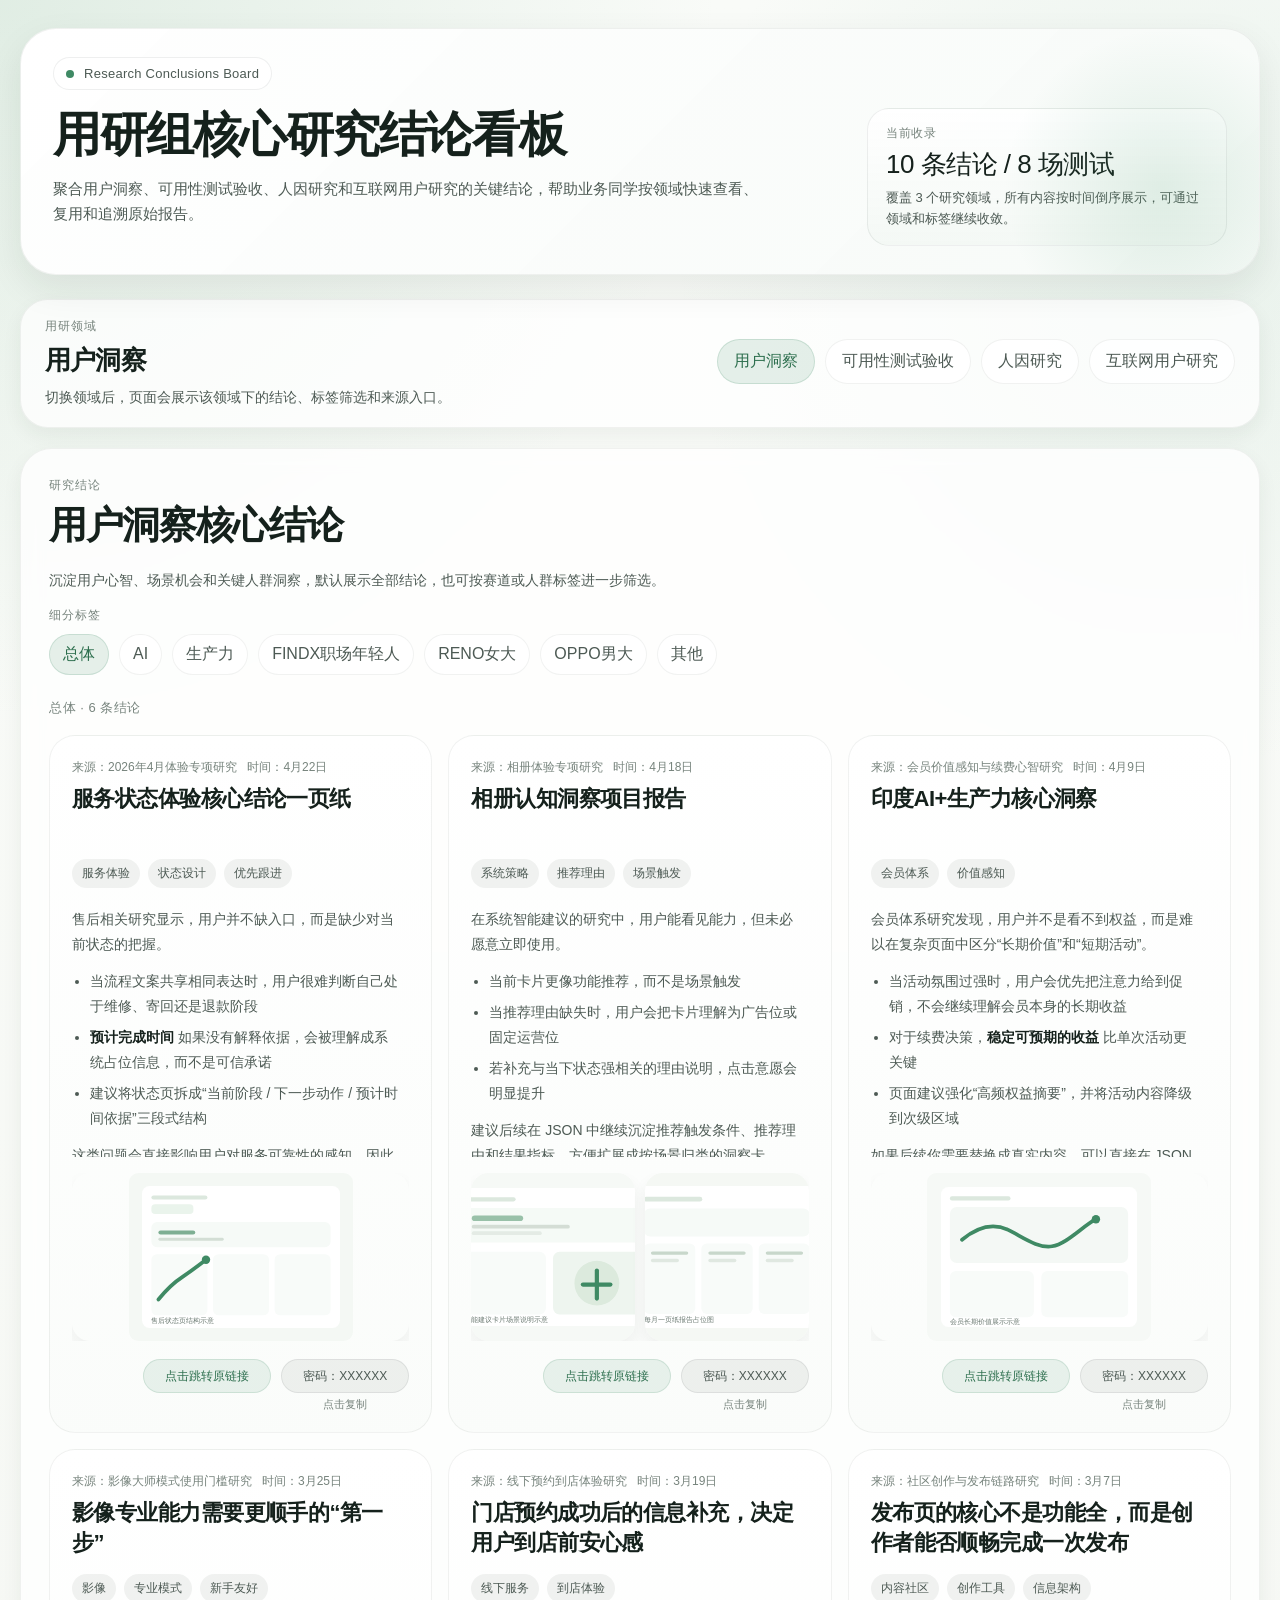
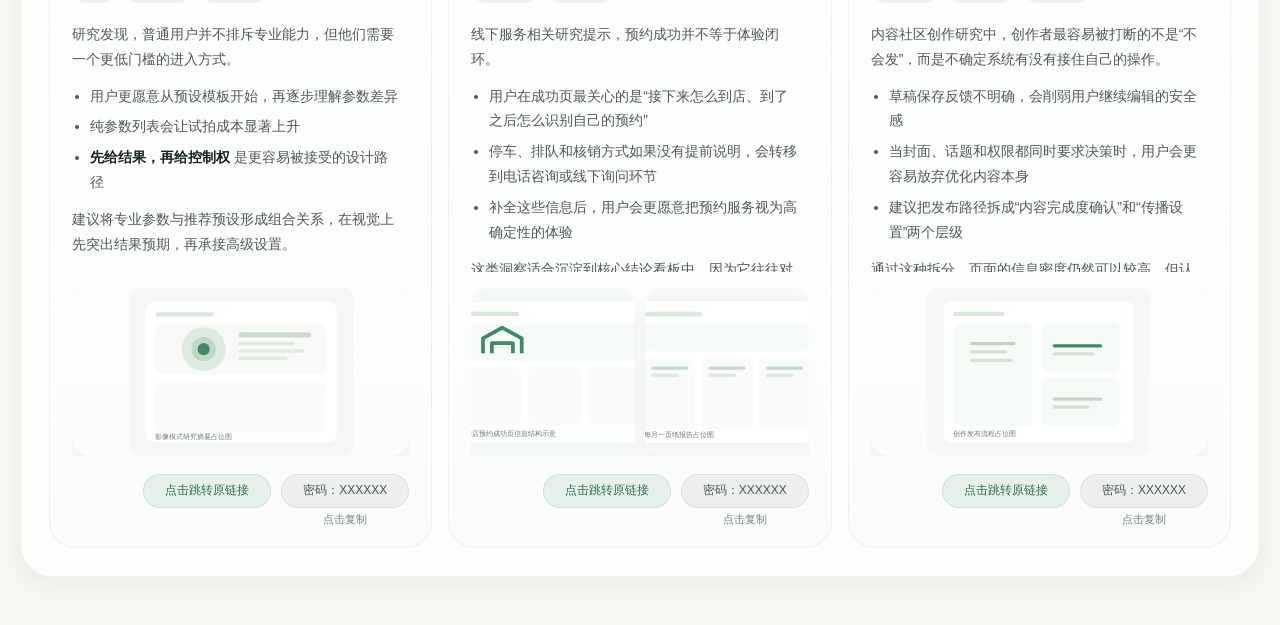
<file: index.html>
<!doctype html>
<html lang="zh-CN">
  <head>
    <meta charset="UTF-8" />
    <meta name="viewport" content="width=device-width, initial-scale=1.0" />
    <meta
      name="description"
      content="用研组核心研究结论看板，按研究领域展示用户洞察、可用性测试验收、人因研究和互联网用户研究。"
    />
    <title>用研组核心研究结论看板</title>
    <link rel="stylesheet" href="./styles/tokens.css" />
    <link rel="stylesheet" href="./styles/main.css" />
  </head>
  <body>
    <div id="app" class="app-loading-shell">
      <div class="loading-card">
        <span class="loading-dot"></span>
        <p>正在读取本地看板数据...</p>
      </div>
    </div>
    <script type="module" src="./src/main.js"></script>
  </body>
</html>
</file>
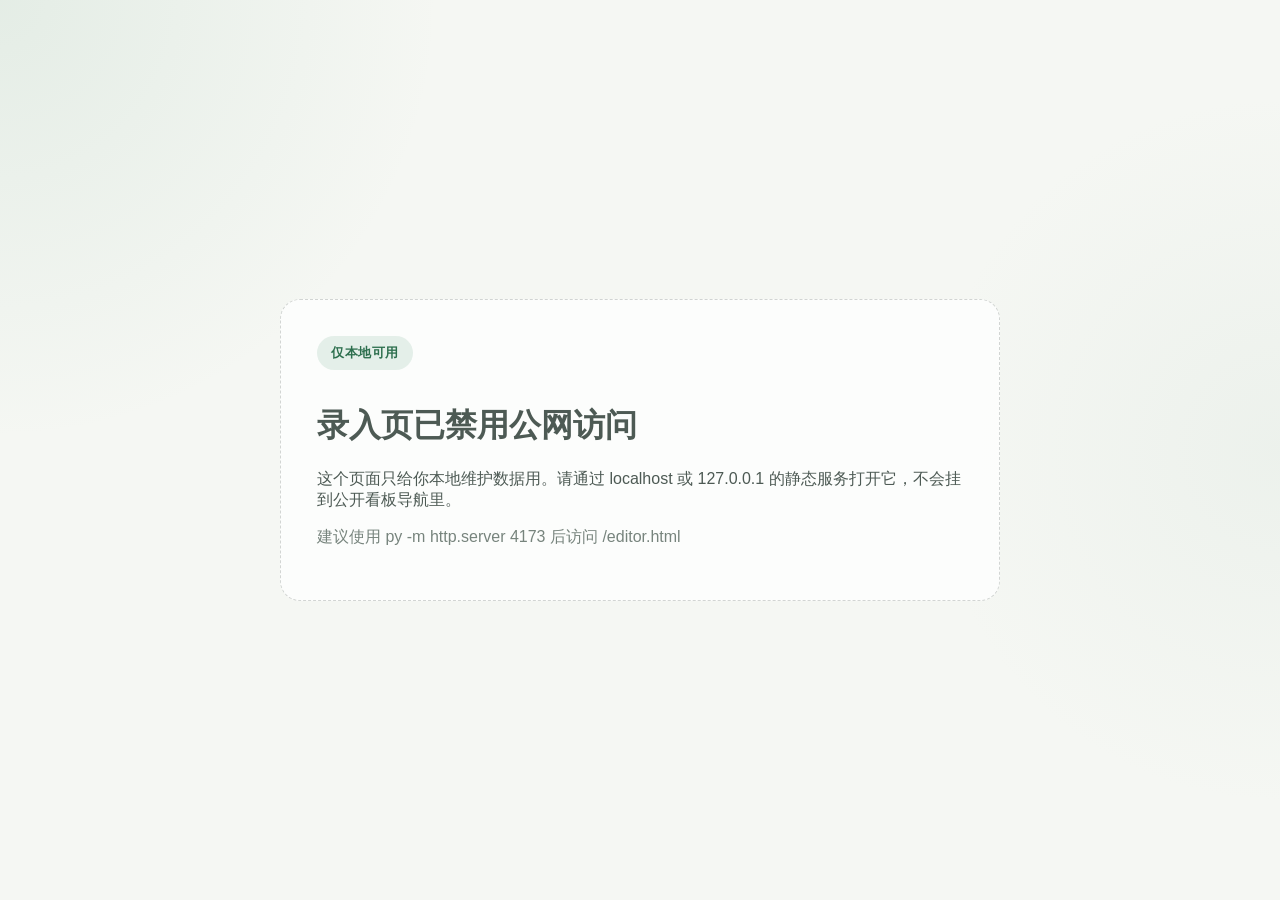
<file: editor.html>
<!DOCTYPE html>
<html lang="zh-CN">
  <head>
    <meta charset="UTF-8" />
    <meta name="viewport" content="width=device-width, initial-scale=1.0" />
    <title>核心研究结论看板录入页</title>
    <link rel="stylesheet" href="./styles/tokens.css" />
    <link rel="stylesheet" href="./styles/editor.css" />
  </head>
  <body>
    <div id="app" class="editor-loading">正在加载录入页…</div>
    <script type="module" src="./src/editor.js"></script>
  </body>
</html>
</file>
<file: styles/tokens.css>
:root {
  --bg: #f5f7f3;
  --bg-strong: #eef3ed;
  --surface: rgba(255, 255, 255, 0.9);
  --surface-strong: #ffffff;
  --surface-muted: #f8faf8;
  --surface-line: rgba(18, 34, 28, 0.08);
  --text-primary: #15211c;
  --text-secondary: #4d5a54;
  --text-tertiary: #77847d;
  --accent: #3f8a64;
  --accent-soft: rgba(63, 138, 100, 0.12);
  --accent-strong: #2d6f4e;
  --warning: #a86c31;
  --shadow-soft: 0 14px 36px rgba(24, 36, 31, 0.08);
  --shadow-card: 0 8px 20px rgba(28, 43, 36, 0.06);
  --radius-xl: 28px;
  --radius-lg: 20px;
  --radius-md: 16px;
  --radius-sm: 12px;
  --font-sans: "Avenir Next", "PingFang SC", "Microsoft YaHei UI", "Noto Sans SC",
    sans-serif;
}
</file>
<file: styles/main.css>
*,
*::before,
*::after {
  box-sizing: border-box;
}

html,
body {
  margin: 0;
  min-height: 100%;
}

body {
  font-family: var(--font-sans);
  color: var(--text-primary);
  background:
    radial-gradient(circle at top left, rgba(112, 174, 136, 0.18), transparent 28%),
    radial-gradient(circle at 92% 12%, rgba(134, 188, 162, 0.14), transparent 22%),
    linear-gradient(180deg, #f9fbf8 0%, var(--bg) 100%);
}

button,
a,
input,
select {
  font: inherit;
}

img {
  display: block;
  max-width: 100%;
}

a {
  color: inherit;
  text-decoration: none;
}

.app-loading-shell,
.app-error-shell {
  min-height: 100vh;
  display: grid;
  place-items: center;
  padding: 32px;
}

.loading-card,
.error-card {
  width: min(480px, 100%);
  padding: 32px;
  border-radius: var(--radius-xl);
  background: var(--surface);
  border: 1px solid var(--surface-line);
  box-shadow: var(--shadow-soft);
  text-align: center;
  color: var(--text-secondary);
}

.loading-dot {
  width: 12px;
  height: 12px;
  display: inline-block;
  border-radius: 999px;
  background: var(--accent);
  box-shadow: 0 0 0 10px var(--accent-soft);
  margin-bottom: 18px;
}

.page-shell {
  width: min(1440px, calc(100vw - 40px));
  margin: 0 auto;
  padding: 28px 0 48px;
}

.hero-card {
  position: relative;
  overflow: hidden;
  padding: 28px 32px;
  border-radius: 36px;
  background:
    linear-gradient(135deg, rgba(255, 255, 255, 0.92), rgba(246, 250, 247, 0.94)),
    rgba(255, 255, 255, 0.8);
  border: 1px solid rgba(22, 33, 28, 0.06);
  box-shadow: var(--shadow-soft);
  margin-bottom: 24px;
}

.hero-card::after {
  content: "";
  position: absolute;
  inset: auto -6% -34% auto;
  width: 340px;
  height: 340px;
  border-radius: 50%;
  background: radial-gradient(circle, rgba(87, 163, 121, 0.16), transparent 66%);
  pointer-events: none;
}

.hero-topline {
  display: inline-flex;
  align-items: center;
  gap: 10px;
  padding: 8px 12px;
  border-radius: 999px;
  background: rgba(255, 255, 255, 0.72);
  border: 1px solid rgba(22, 33, 28, 0.07);
  color: var(--text-secondary);
  font-size: 13px;
  letter-spacing: 0.02em;
}

.hero-dot {
  width: 8px;
  height: 8px;
  border-radius: 999px;
  background: var(--accent);
}

.hero-body {
  display: grid;
  grid-template-columns: minmax(0, 1.25fr) minmax(280px, 0.75fr);
  gap: 28px;
  align-items: start;
  margin-top: 18px;
}

.hero-main-copy {
  align-self: start;
  display: grid;
  align-content: start;
  gap: 14px;
}

.hero-title {
  margin: 0;
  font-size: clamp(32px, 4vw, 48px);
  line-height: 1.12;
  letter-spacing: -0.03em;
}

.hero-description {
  margin: 0;
  max-width: 720px;
  color: var(--text-secondary);
  line-height: 1.7;
  font-size: 15px;
}

.hero-meta-panel {
  display: grid;
  gap: 12px;
  justify-self: end;
  width: min(100%, 360px);
}

.hero-meta-box {
  padding: 16px 18px;
  border-radius: 22px;
  background: linear-gradient(180deg, rgba(255, 255, 255, 0.86), rgba(243, 248, 244, 0.92));
  border: 1px solid rgba(22, 33, 28, 0.07);
}

.hero-meta-label {
  margin: 0 0 8px;
  font-size: 12px;
  color: var(--text-tertiary);
  letter-spacing: 0.06em;
  text-transform: uppercase;
}

.hero-meta-value {
  margin: 0;
  font-size: 26px;
  line-height: 1.15;
  letter-spacing: -0.02em;
}

.hero-meta-copy {
  margin: 8px 0 0;
  font-size: 13px;
  color: var(--text-secondary);
  line-height: 1.6;
}

.board-layout {
  display: grid;
  grid-template-columns: 1fr;
  gap: 20px;
  align-items: start;
}

.panel {
  border-radius: 32px;
  background: rgba(255, 255, 255, 0.78);
  border: 1px solid rgba(22, 33, 28, 0.06);
  box-shadow: var(--shadow-card);
  backdrop-filter: blur(10px);
}

.domain-nav-card {
  display: flex;
  justify-content: space-between;
  gap: 20px;
  align-items: center;
  padding: 18px 24px;
  margin-bottom: 20px;
  border-radius: 28px;
  background: rgba(255, 255, 255, 0.74);
  border: 1px solid rgba(22, 33, 28, 0.06);
  box-shadow: var(--shadow-card);
}

.domain-nav-copy {
  display: grid;
  gap: 8px;
  min-width: 240px;
}

.domain-nav-title {
  margin: 0;
  font-size: 26px;
  letter-spacing: -0.03em;
}

.domain-nav-description {
  margin: 0;
  color: var(--text-secondary);
  font-size: 14px;
  line-height: 1.6;
}

.domain-tabs {
  display: flex;
  justify-content: flex-end;
  gap: 10px;
  min-width: 0;
  flex: 1;
  overflow-x: auto;
  padding-bottom: 4px;
  scrollbar-width: thin;
}

.domain-tabs::-webkit-scrollbar {
  height: 8px;
}

.domain-tabs::-webkit-scrollbar-thumb {
  background: rgba(55, 78, 67, 0.14);
  border-radius: 999px;
}

.domain-tab {
  flex: 0 0 auto;
  padding: 11px 16px;
  border-radius: 999px;
  border: 1px solid rgba(22, 33, 28, 0.06);
  background: rgba(255, 255, 255, 0.82);
  color: var(--text-secondary);
  cursor: pointer;
  transition: background-color 120ms ease, color 120ms ease, transform 120ms ease;
}

.domain-tab:hover {
  transform: translateY(-1px);
  background: #ffffff;
}

.domain-tab.active {
  background: rgba(63, 138, 100, 0.13);
  color: var(--accent-strong);
  border-color: rgba(63, 138, 100, 0.18);
}

.filter-strip {
  display: grid;
  gap: 10px;
  margin: 0 0 20px;
}

.filter-strip-label {
  margin: 0;
  color: var(--text-tertiary);
  font-size: 12px;
  letter-spacing: 0.08em;
  text-transform: uppercase;
}

.filter-chips {
  display: flex;
  flex-wrap: nowrap;
  gap: 10px;
  overflow-x: auto;
  padding-bottom: 4px;
  scrollbar-width: thin;
}

.filter-chips::-webkit-scrollbar {
  height: 8px;
}

.filter-chips::-webkit-scrollbar-thumb {
  background: rgba(55, 78, 67, 0.14);
  border-radius: 999px;
}

.filter-chip {
  flex: 0 0 auto;
  padding: 9px 13px;
  border-radius: 999px;
  border: 1px solid rgba(22, 33, 28, 0.06);
  background: rgba(255, 255, 255, 0.84);
  color: var(--text-secondary);
  cursor: pointer;
  transition: background-color 120ms ease, color 120ms ease, transform 120ms ease;
}

.filter-chip:hover {
  transform: translateY(-1px);
  background: #ffffff;
}

.filter-chip.active {
  background: rgba(63, 138, 100, 0.13);
  color: var(--accent-strong);
  border-color: rgba(63, 138, 100, 0.18);
}

.domain-content-panel {
  scroll-margin-top: 20px;
}

.panel-a {
  padding: 28px;
  position: static;
}

.panel-b {
  padding: 28px;
}

.panel-head {
  display: flex;
  justify-content: space-between;
  gap: 20px;
  align-items: flex-start;
  margin-bottom: 22px;
}

.panel-head-copy {
  display: grid;
  gap: 8px;
}

.panel-label {
  margin: 0;
  font-size: 12px;
  letter-spacing: 0.08em;
  text-transform: uppercase;
  color: var(--text-tertiary);
}

.panel-title {
  margin: 0;
  font-size: 28px;
  line-height: 1.2;
  letter-spacing: -0.03em;
}

.panel-description {
  margin: 0;
  max-width: 620px;
  color: var(--text-secondary);
  font-size: 14px;
  line-height: 1.65;
}

.metrics-grid {
  display: grid;
  grid-template-columns: repeat(2, minmax(0, 1fr));
  gap: 14px;
  margin-bottom: 0;
}

.usability-dashboard-grid {
  display: grid;
  grid-template-columns: minmax(0, 0.94fr) minmax(420px, 1.06fr);
  gap: 18px;
  align-items: start;
  margin-bottom: 18px;
}

.metric-card {
  position: relative;
  overflow: hidden;
  min-height: 154px;
  padding: 18px 18px 16px;
  border-radius: 22px;
  background: linear-gradient(180deg, #ffffff, #f7faf8);
  border: 1px solid rgba(22, 33, 28, 0.06);
}

.metric-card::after {
  content: "";
  position: absolute;
  inset: -8px auto auto -10px;
  width: 88px;
  height: 88px;
  border-radius: 50%;
  background: radial-gradient(circle, rgba(63, 138, 100, 0.16), transparent 72%);
}

.metric-label {
  position: relative;
  margin: 0 0 12px;
  color: var(--text-tertiary);
  font-size: 12px;
  letter-spacing: 0.04em;
  text-transform: uppercase;
}

.metric-value {
  position: relative;
  margin: 0;
  font-size: 34px;
  line-height: 1;
  letter-spacing: -0.04em;
}

.metric-hint {
  position: relative;
  margin: 10px 0 0;
  color: var(--text-secondary);
  font-size: 13px;
  line-height: 1.5;
}

.chart-stack {
  display: grid;
  gap: 14px;
  align-content: start;
}

.chart-card {
  padding: 22px;
  border-radius: 24px;
  background: linear-gradient(180deg, #fbfdfb, #f7faf8);
  border: 1px solid rgba(22, 33, 28, 0.06);
}

.chart-card-line {
  min-height: 252px;
}

.chart-card-head {
  display: flex;
  justify-content: center;
  gap: 12px;
  align-items: center;
  text-align: center;
  margin-bottom: 12px;
  flex-direction: column;
}

.chart-card-title {
  margin: 0;
  font-size: 18px;
  letter-spacing: -0.02em;
}

.chart-card-note {
  margin: 0;
  color: var(--text-tertiary);
  font-size: 13px;
}

.chart-wrap {
  width: 100%;
  overflow: hidden;
}

.chart-svg {
  display: block;
  width: 100%;
  height: auto;
  max-height: 180px;
}

.chart-legend {
  display: flex;
  gap: 14px;
  flex-wrap: wrap;
  margin-top: 14px;
  color: var(--text-secondary);
  font-size: 12px;
  justify-content: center;
}

.legend-item {
  display: inline-flex;
  align-items: center;
  gap: 8px;
}

.legend-dot {
  width: 10px;
  height: 10px;
  border-radius: 999px;
}

.list-card {
  margin-top: 0;
  padding: 22px;
  border-radius: 24px;
  background: linear-gradient(180deg, #fcfdfc, #f7faf8);
  border: 1px solid rgba(22, 33, 28, 0.06);
}

.subsection-head {
  display: flex;
  justify-content: space-between;
  align-items: baseline;
  gap: 12px;
  margin-bottom: 16px;
}

.subsection-title {
  margin: 0;
  font-size: 18px;
}

.subsection-copy {
  margin: 0;
  color: var(--text-tertiary);
  font-size: 13px;
}

.test-list {
  display: grid;
  gap: 12px;
  max-height: none;
  overflow: visible;
  padding-right: 4px;
}

.test-list::-webkit-scrollbar {
  width: 8px;
}

.test-list::-webkit-scrollbar-thumb {
  background: rgba(55, 78, 67, 0.16);
  border-radius: 999px;
}

.test-item {
  padding: 16px;
  border-radius: 18px;
  background: rgba(255, 255, 255, 0.92);
  border: 1px solid rgba(22, 33, 28, 0.05);
}

.test-item-top {
  display: flex;
  justify-content: space-between;
  gap: 12px;
  align-items: start;
}

.test-name {
  margin: 0;
  font-size: 16px;
  line-height: 1.4;
}

.test-meta {
  margin: 8px 0 0;
  display: flex;
  flex-wrap: wrap;
  gap: 8px;
  color: var(--text-tertiary);
  font-size: 12px;
}

.test-pill-group {
  display: flex;
  flex-wrap: wrap;
  justify-content: flex-end;
  gap: 8px;
}

.pill {
  display: inline-flex;
  align-items: center;
  gap: 6px;
  padding: 8px 10px;
  border-radius: 999px;
  font-size: 12px;
  white-space: nowrap;
}

.pill-strong {
  background: rgba(63, 138, 100, 0.12);
  color: var(--accent-strong);
}

.test-description {
  margin: 14px 0 0;
  color: var(--text-secondary);
  font-size: 14px;
  line-height: 1.7;
}

.issue-block {
  margin-top: 16px;
}

.issue-block-title {
  margin: 0 0 10px;
  color: var(--text-tertiary);
  font-size: 12px;
  letter-spacing: 0.06em;
  text-transform: uppercase;
}

.issue-grid {
  display: grid;
  grid-template-columns: 1fr;
  gap: 10px;
}

.issue-card {
  min-height: 0;
  padding: 12px 12px 12px 14px;
  border-radius: 14px;
  background: linear-gradient(180deg, #fbfcfb, #f5f8f6);
  border: 1px solid rgba(22, 33, 28, 0.06);
}

.issue-card-vertical {
  display: grid;
  grid-template-columns: auto 1fr;
  gap: 12px;
  align-items: start;
}

.issue-index {
  display: inline-flex;
  align-items: center;
  justify-content: center;
  min-width: 28px;
  height: 28px;
  margin-bottom: 0;
  padding: 0 8px;
  border-radius: 999px;
  background: rgba(63, 138, 100, 0.1);
  color: var(--accent-strong);
  font-size: 11px;
  font-weight: 600;
}

.issue-text {
  margin: 0;
  color: var(--text-secondary);
  font-size: 13px;
  line-height: 1.6;
}

.test-actions {
  display: flex;
  justify-content: flex-end;
  gap: 10px;
  flex-wrap: wrap;
  margin-top: 16px;
  align-items: start;
}

.test-action-button {
  display: inline-flex;
  align-items: center;
  justify-content: center;
  min-width: 168px;
  min-height: 40px;
  padding: 0 14px;
  border-radius: 999px;
  border: 1px solid rgba(63, 138, 100, 0.16);
  background: rgba(63, 138, 100, 0.1);
  color: var(--accent-strong);
  font-size: 13px;
  cursor: pointer;
}

.test-action-button-compact {
  min-width: 128px;
  min-height: 34px;
  padding: 0 12px;
  font-size: 12px;
}

.test-action-button-secondary {
  border-color: rgba(22, 33, 28, 0.08);
  background: rgba(77, 90, 84, 0.08);
  color: var(--text-secondary);
}

.test-password-wrap {
  display: grid;
  justify-items: center;
  gap: 6px;
}

.test-action-hint {
  margin: 0;
  color: var(--text-tertiary);
  font-size: 12px;
  line-height: 1;
}

.test-action-hint-compact {
  font-size: 11px;
}

.test-action-hint.is-success {
  color: var(--accent-strong);
  font-weight: 600;
}

.test-action-button.is-disabled {
  opacity: 0.55;
  cursor: not-allowed;
}

.tag-row {
  display: flex;
  flex-wrap: wrap;
  gap: 8px;
  margin-top: 14px;
}

.tag {
  display: inline-flex;
  align-items: center;
  padding: 6px 10px;
  border-radius: 999px;
  background: rgba(77, 90, 84, 0.08);
  color: var(--text-secondary);
  font-size: 12px;
}

.month-title-block {
  margin-bottom: 18px;
}

.month-lead {
  margin: 0;
  color: var(--text-tertiary);
  font-size: 13px;
  letter-spacing: 0.04em;
}

.insight-head {
  display: flex;
  justify-content: flex-start;
  gap: 20px;
  align-items: flex-start;
  margin-bottom: 14px;
}

.insight-head-copy {
  display: grid;
  gap: 10px;
  max-width: 760px;
}

.month-title {
  margin: 0;
  font-size: clamp(28px, 3vw, 38px);
  line-height: 1.14;
  letter-spacing: -0.035em;
}

.month-subtitle {
  margin: 12px 0 0;
  color: var(--text-secondary);
  font-size: 14px;
  line-height: 1.7;
}

.insight-grid {
  display: grid;
  grid-template-columns: repeat(3, minmax(0, 1fr));
  gap: 16px;
}

.insight-card {
  padding: 22px;
  border-radius: 26px;
  background: linear-gradient(180deg, rgba(255, 255, 255, 0.96), rgba(250, 252, 250, 0.96));
  border: 1px solid rgba(22, 33, 28, 0.06);
  min-height: 100%;
  display: grid;
  grid-template-rows: auto auto minmax(0, 1fr) auto;
  gap: 16px;
  align-content: start;
}

.insight-card.has-images {
  grid-template-rows: auto auto minmax(0, 1fr) 168px auto;
}

.insight-header {
  display: grid;
  gap: 8px;
  align-content: start;
}

.insight-meta {
  display: flex;
  flex-wrap: wrap;
  gap: 8px 10px;
  color: var(--text-tertiary);
  font-size: 12px;
  line-height: 1.5;
  min-height: 18px;
}

.insight-title {
  margin: 0;
  font-size: 22px;
  line-height: 1.35;
  letter-spacing: -0.025em;
  min-height: calc(1.35em * 2);
  align-self: start;
  display: -webkit-box;
  overflow: hidden;
  -webkit-line-clamp: 2;
  -webkit-box-orient: vertical;
}

.insight-card .tag-row {
  margin-top: 0;
  min-height: 32px;
  align-content: start;
}

.summary-block {
  color: var(--text-secondary);
  font-size: 14px;
  line-height: 1.78;
  align-content: start;
  position: relative;
  overflow-y: auto;
  overflow-x: hidden;
  padding-right: 8px;
  scrollbar-width: thin;
  scrollbar-color: rgba(55, 78, 67, 0.18) transparent;
}

.insight-card.has-images .summary-block {
  max-height: 250px;
}

.insight-card.no-images .summary-block {
  max-height: 360px;
}

.summary-block::-webkit-scrollbar {
  width: 6px;
}

.summary-block::-webkit-scrollbar-thumb {
  background: rgba(55, 78, 67, 0.16);
  border-radius: 999px;
}

.summary-block p {
  margin: 0 0 12px;
}

.summary-block p:last-child,
.summary-block ul:last-child {
  margin-bottom: 0;
}

.summary-block ul {
  margin: 0 0 12px;
  padding-left: 18px;
}

.summary-block li + li {
  margin-top: 6px;
}

.summary-block strong {
  color: var(--text-primary);
}

.image-grid {
  display: grid;
  grid-template-columns: repeat(2, minmax(0, 1fr));
  gap: 10px;
  height: 168px;
  align-self: end;
  overflow: hidden;
}

.image-grid-single {
  grid-template-columns: 1fr;
}

.image-grid-single .image-button img {
  object-fit: contain;
}

.insight-card .image-button {
  width: 100%;
  height: 168px;
}

.image-button {
  padding: 0;
  border: 0;
  background: transparent;
  border-radius: 18px;
  overflow: hidden;
  cursor: zoom-in;
  box-shadow: 0 8px 16px rgba(29, 42, 36, 0.06);
}

.image-button img {
  width: 100%;
  height: 100%;
  object-fit: cover;
  transition: transform 160ms ease;
}

.image-button:hover img {
  transform: scale(1.02);
}

.insight-footer {
  display: flex;
  justify-content: flex-end;
  gap: 12px;
  align-items: end;
  margin-top: 0;
  padding-top: 2px;
  align-self: end;
}

.insight-actions {
  display: flex;
  justify-content: flex-end;
  gap: 10px;
  flex-wrap: wrap;
  margin-left: auto;
  align-items: start;
  width: 100%;
}

.empty-card {
  padding: 30px 24px;
  border-radius: 24px;
  background: linear-gradient(180deg, #ffffff, #f7faf8);
  border: 1px dashed rgba(22, 33, 28, 0.12);
  color: var(--text-secondary);
  text-align: center;
}

.image-modal {
  position: fixed;
  inset: 0;
  z-index: 50;
  display: grid;
  place-items: center;
  padding: 28px;
  background: rgba(16, 24, 20, 0.62);
  backdrop-filter: blur(6px);
}

.image-modal-card {
  position: relative;
  width: min(1080px, calc(100vw - 48px));
  max-height: calc(100vh - 48px);
  padding: 18px;
  border-radius: 28px;
  background: rgba(255, 255, 255, 0.97);
  box-shadow: 0 24px 70px rgba(0, 0, 0, 0.2);
}

.image-modal-card img {
  width: 100%;
  max-height: calc(100vh - 112px);
  object-fit: contain;
  border-radius: 20px;
}

.image-modal-close {
  position: absolute;
  top: 12px;
  right: 12px;
  width: 40px;
  height: 40px;
  border: 0;
  border-radius: 999px;
  background: rgba(16, 24, 20, 0.08);
  color: var(--text-primary);
  cursor: pointer;
}

@media (max-width: 1180px) {
  .hero-body,
  .usability-dashboard-grid {
    grid-template-columns: 1fr;
  }

  .domain-nav-card {
    flex-direction: column;
    align-items: stretch;
  }

  .domain-tabs {
    justify-content: flex-start;
  }

  .hero-meta-panel,
  .panel-a {
    justify-self: stretch;
    position: static;
  }

  .insight-grid {
    grid-template-columns: repeat(2, minmax(0, 1fr));
  }
}

@media (max-width: 860px) {
  .page-shell {
    width: min(100vw - 24px, 1440px);
    padding-top: 16px;
  }

  .hero-card,
  .domain-nav-card,
  .panel-a,
  .panel-b {
    padding: 22px;
    border-radius: 26px;
  }

  .metrics-grid,
  .insight-grid,
  .issue-grid {
    grid-template-columns: 1fr;
  }

  .insight-head,
  .panel-head,
  .subsection-head,
  .insight-footer {
    flex-direction: column;
    align-items: stretch;
  }

  .insight-actions {
    justify-content: flex-start;
    margin-left: 0;
  }

  .test-item-top {
    flex-direction: column;
  }

  .test-pill-group {
    justify-content: flex-start;
  }

  .test-actions {
    justify-content: flex-start;
  }
}
</file>
<file: styles/editor.css>
* {
  box-sizing: border-box;
}

html,
body {
  margin: 0;
  min-height: 100%;
  background:
    radial-gradient(circle at top left, rgba(140, 184, 159, 0.16), transparent 28%),
    radial-gradient(circle at right center, rgba(197, 215, 204, 0.18), transparent 26%),
    var(--bg);
  color: var(--text-primary);
  font-family: var(--font-sans);
}

body {
  padding: 28px;
}

.editor-loading {
  min-height: calc(100vh - 56px);
  display: grid;
  place-items: center;
  color: var(--text-secondary);
}

.editor-shell {
  width: min(1600px, 100%);
  margin: 0 auto;
  display: grid;
  gap: 20px;
}

.editor-header,
.editor-toolbar,
.editor-workspace {
  background: rgba(255, 255, 255, 0.92);
  border: 1px solid var(--surface-line);
  box-shadow: var(--shadow-soft);
  border-radius: var(--radius-xl);
}

.editor-header {
  padding: 28px 32px;
  display: grid;
  grid-template-columns: minmax(0, 1.7fr) minmax(320px, 0.9fr);
  gap: 24px;
}

.editor-header h1,
.editor-panel-head h2,
.editor-sidebar-head h2,
.editor-section-head h3 {
  margin: 0;
}

.editor-lead {
  margin: 14px 0 0;
  max-width: 860px;
  color: var(--text-secondary);
  line-height: 1.7;
}

.editor-pill {
  display: inline-flex;
  align-items: center;
  justify-content: center;
  margin: 0 0 12px;
  padding: 8px 14px;
  border-radius: 999px;
  background: var(--accent-soft);
  color: var(--accent-strong);
  font-size: 13px;
  font-weight: 700;
  letter-spacing: 0.04em;
}

.editor-status-grid {
  display: grid;
  grid-template-columns: repeat(3, minmax(0, 1fr));
  gap: 12px;
}

.editor-stat-card {
  min-height: 118px;
  padding: 18px;
  border-radius: var(--radius-lg);
  border: 1px solid var(--surface-line);
  background: var(--surface-muted);
  display: grid;
  gap: 10px;
  align-content: start;
}

.editor-stat-label {
  color: var(--text-tertiary);
  font-size: 13px;
}

.editor-stat-value {
  font-size: 24px;
  line-height: 1.2;
}

.editor-toolbar {
  padding: 20px 24px;
  display: grid;
  gap: 16px;
}

.editor-toolbar-row {
  display: flex;
  align-items: center;
  justify-content: space-between;
  gap: 16px;
  flex-wrap: wrap;
}

.editor-toolbar-row-bottom {
  align-items: flex-start;
}

.editor-tab-group,
.editor-action-group,
.editor-filter-tabs,
.editor-badge-group {
  display: flex;
  align-items: center;
  gap: 10px;
  flex-wrap: wrap;
}

.editor-tab,
.editor-button,
.editor-chip,
.editor-icon-button {
  border: 1px solid var(--surface-line);
  background: var(--surface-strong);
  color: var(--text-primary);
  border-radius: 999px;
  font: inherit;
  cursor: pointer;
  transition: transform 140ms ease, background-color 140ms ease, border-color 140ms ease;
}

.editor-tab:hover,
.editor-button:hover,
.editor-chip:hover,
.editor-icon-button:hover {
  transform: translateY(-1px);
}

.editor-tab,
.editor-chip {
  padding: 10px 16px;
}

.editor-tab.is-active,
.editor-chip.is-active,
.editor-button-primary {
  background: var(--accent-soft);
  color: var(--accent-strong);
  border-color: rgba(63, 138, 100, 0.24);
}

.editor-button {
  padding: 10px 16px;
}

.editor-button-subtle {
  color: var(--text-secondary);
}

.editor-filter-label,
.editor-muted,
.editor-field-hint,
.editor-record-meta {
  color: var(--text-tertiary);
}

.editor-list-filter {
  display: grid;
  gap: 10px;
}

.editor-notice {
  min-height: 44px;
  padding: 12px 14px;
  border-radius: var(--radius-md);
  background: rgba(26, 71, 47, 0.06);
  color: var(--text-secondary);
}

.editor-notice.is-success {
  background: rgba(63, 138, 100, 0.12);
  color: var(--accent-strong);
}

.editor-notice.is-error {
  background: rgba(168, 108, 49, 0.14);
  color: var(--warning);
}

.editor-workspace {
  padding: 20px;
  display: grid;
  grid-template-columns: 360px minmax(0, 1fr);
  gap: 18px;
  min-height: 780px;
}

.editor-sidebar,
.editor-form-shell {
  min-width: 0;
}

.editor-sidebar {
  display: grid;
  grid-template-rows: auto minmax(0, 1fr);
  gap: 14px;
}

.editor-sidebar-head {
  padding: 8px 8px 0;
}

.editor-record-list {
  min-height: 0;
  max-height: 780px;
  overflow: auto;
  padding-right: 8px;
  display: grid;
  gap: 12px;
}

.editor-record-item {
  width: 100%;
  padding: 16px;
  border-radius: var(--radius-lg);
  border: 1px solid var(--surface-line);
  background: var(--surface-muted);
  display: flex;
  align-items: flex-start;
  justify-content: space-between;
  gap: 12px;
  text-align: left;
  cursor: pointer;
}

.editor-record-item.is-active {
  border-color: rgba(63, 138, 100, 0.3);
  background: rgba(63, 138, 100, 0.08);
}

.editor-record-title {
  margin: 0 0 8px;
  font-size: 16px;
  line-height: 1.45;
}

.editor-record-meta {
  margin: 0;
  font-size: 13px;
  line-height: 1.5;
}

.editor-record-actions {
  display: grid;
  gap: 8px;
}

.editor-icon-button {
  padding: 6px 12px;
  font-size: 13px;
}

.editor-icon-button.is-danger {
  color: #9f3b3b;
}

.editor-form-shell {
  min-height: 0;
}

.editor-panel {
  min-height: 100%;
  border-radius: var(--radius-lg);
  border: 1px solid var(--surface-line);
  background: var(--surface-muted);
  padding: 24px;
  display: grid;
  gap: 18px;
}

.editor-panel-head {
  display: flex;
  justify-content: space-between;
  gap: 16px;
}

.editor-badge {
  display: inline-flex;
  align-items: center;
  justify-content: center;
  padding: 8px 14px;
  border-radius: 999px;
  background: var(--surface-strong);
  border: 1px solid var(--surface-line);
  color: var(--text-secondary);
  font-size: 13px;
}

.editor-badge-soft {
  background: var(--accent-soft);
  color: var(--accent-strong);
}

.editor-section-block {
  padding: 18px;
  border-radius: var(--radius-lg);
  border: 1px solid var(--surface-line);
  background: rgba(255, 255, 255, 0.72);
  display: grid;
  gap: 16px;
}

.editor-section-head {
  padding-bottom: 4px;
  border-bottom: 1px solid rgba(18, 34, 28, 0.06);
}

.editor-field-grid {
  display: grid;
  grid-template-columns: repeat(2, minmax(0, 1fr));
  gap: 14px;
}

.editor-field {
  display: grid;
  gap: 8px;
}

.editor-field-label {
  font-size: 14px;
  font-weight: 700;
}

.editor-input,
.editor-textarea {
  width: 100%;
  border-radius: var(--radius-md);
  border: 1px solid rgba(18, 34, 28, 0.12);
  background: #ffffff;
  color: var(--text-primary);
  font: inherit;
  padding: 12px 14px;
}

.editor-input:focus,
.editor-textarea:focus,
.editor-checkbox:focus {
  outline: 2px solid rgba(63, 138, 100, 0.18);
  outline-offset: 1px;
}

.editor-textarea {
  resize: vertical;
  min-height: 140px;
  line-height: 1.7;
}

.editor-textarea-tall {
  min-height: 240px;
}

.editor-checkbox-row {
  display: inline-flex;
  align-items: center;
  gap: 10px;
}

.editor-empty,
.editor-blocked-card {
  border: 1px dashed rgba(18, 34, 28, 0.18);
  border-radius: var(--radius-lg);
  background: rgba(255, 255, 255, 0.72);
  color: var(--text-secondary);
}

.editor-empty {
  min-height: 120px;
  display: grid;
  place-items: center;
  padding: 20px;
}

.editor-empty-large {
  min-height: 100%;
}

.editor-blocked-card {
  width: min(720px, 100%);
  margin: 0 auto;
  padding: 36px;
}

.editor-check-list {
  display: grid;
  gap: 10px;
  margin: 0;
  padding: 0;
  list-style: none;
}

.editor-check-item {
  display: grid;
  grid-template-columns: 10px minmax(0, 1fr);
  gap: 10px;
  align-items: start;
  color: var(--text-secondary);
  line-height: 1.6;
}

.editor-check-dot {
  width: 10px;
  height: 10px;
  margin-top: 7px;
  border-radius: 999px;
  background: var(--text-tertiary);
}

.editor-check-item.is-error .editor-check-dot {
  background: #be5e35;
}

.editor-check-item.is-warning .editor-check-dot {
  background: var(--warning);
}

.editor-check-item.is-tip .editor-check-dot {
  background: #7d8b84;
}

.editor-check-item.is-ok .editor-check-dot {
  background: var(--accent);
}

.editor-preview-shell {
  display: grid;
}

.editor-preview-card {
  border-radius: var(--radius-lg);
  border: 1px solid var(--surface-line);
  background: #ffffff;
  padding: 18px;
  display: grid;
  gap: 14px;
}

.editor-preview-head {
  display: flex;
  align-items: flex-start;
  justify-content: space-between;
  gap: 12px;
}

.editor-preview-head-stack {
  display: grid;
  gap: 8px;
}

.editor-preview-main {
  min-width: 0;
}

.editor-preview-title {
  margin: 0;
  font-size: 18px;
  line-height: 1.45;
}

.editor-preview-meta {
  margin: 0;
  color: var(--text-tertiary);
  font-size: 13px;
  line-height: 1.5;
}

.editor-preview-pill {
  flex-shrink: 0;
  display: inline-flex;
  align-items: center;
  justify-content: center;
  padding: 8px 12px;
  border-radius: 999px;
  background: var(--accent-soft);
  color: var(--accent-strong);
  font-size: 13px;
}

.editor-preview-summary {
  margin: 0;
  color: var(--text-secondary);
  line-height: 1.8;
}

.editor-preview-summary-rich {
  white-space: pre-wrap;
}

.editor-preview-subtitle {
  color: var(--text-tertiary);
  font-size: 13px;
  font-weight: 700;
}

.editor-preview-issue-list {
  display: grid;
  gap: 10px;
}

.editor-preview-issue-item {
  padding: 12px 14px;
  border-radius: var(--radius-md);
  border: 1px solid rgba(18, 34, 28, 0.08);
  background: var(--surface-muted);
  display: grid;
  grid-template-columns: 42px minmax(0, 1fr);
  gap: 10px;
}

.editor-preview-issue-item p {
  margin: 0;
  line-height: 1.7;
  color: var(--text-secondary);
}

.editor-preview-index {
  width: 40px;
  height: 40px;
  border-radius: 999px;
  background: rgba(63, 138, 100, 0.12);
  color: var(--accent-strong);
  display: inline-flex;
  align-items: center;
  justify-content: center;
  font-weight: 700;
}

.editor-preview-tag-row {
  display: flex;
  gap: 8px;
  flex-wrap: wrap;
}

.editor-preview-tag {
  display: inline-flex;
  align-items: center;
  justify-content: center;
  padding: 7px 12px;
  border-radius: 999px;
  background: var(--surface-muted);
  border: 1px solid rgba(18, 34, 28, 0.06);
  color: var(--text-secondary);
  font-size: 13px;
}

.editor-preview-scroll {
  max-height: 220px;
  overflow: auto;
  padding-right: 6px;
}

.editor-preview-image-row {
  display: grid;
  grid-template-columns: repeat(2, minmax(0, 1fr));
  gap: 12px;
}

.editor-preview-image-row.is-single {
  grid-template-columns: 1fr;
}

.editor-preview-image-card {
  height: 152px;
  border-radius: var(--radius-md);
  background: var(--surface-muted);
  border: 1px solid rgba(18, 34, 28, 0.06);
  display: grid;
  place-items: center;
  overflow: hidden;
}

.editor-preview-image {
  width: 100%;
  height: 100%;
  object-fit: contain;
  display: block;
}

.editor-preview-image-fallback {
  color: var(--text-tertiary);
  font-size: 13px;
}

.editor-preview-action-row {
  display: flex;
  justify-content: flex-end;
  gap: 10px;
  flex-wrap: wrap;
}

.editor-preview-action-row-compact {
  justify-content: flex-end;
}

.editor-preview-button {
  display: inline-flex;
  align-items: center;
  justify-content: center;
  min-height: 42px;
  padding: 0 16px;
  border-radius: 999px;
  border: 1px solid rgba(63, 138, 100, 0.18);
  background: rgba(63, 138, 100, 0.1);
  color: var(--accent-strong);
  font-size: 14px;
}

.editor-preview-button-secondary {
  border-color: var(--surface-line);
  background: var(--surface-muted);
  color: var(--text-secondary);
}

.editor-preview-button-compact {
  min-height: 38px;
  font-size: 13px;
}

@media (max-width: 1320px) {
  .editor-header {
    grid-template-columns: 1fr;
  }

  .editor-status-grid {
    grid-template-columns: repeat(3, minmax(0, 1fr));
  }
}

@media (max-width: 1120px) {
  .editor-workspace {
    grid-template-columns: 1fr;
  }

  .editor-record-list {
    max-height: 380px;
  }
}

@media (max-width: 880px) {
  body {
    padding: 18px;
  }

  .editor-header,
  .editor-toolbar,
  .editor-workspace,
  .editor-panel {
    padding: 18px;
  }

  .editor-status-grid,
  .editor-field-grid {
    grid-template-columns: 1fr;
  }
}
</file>
